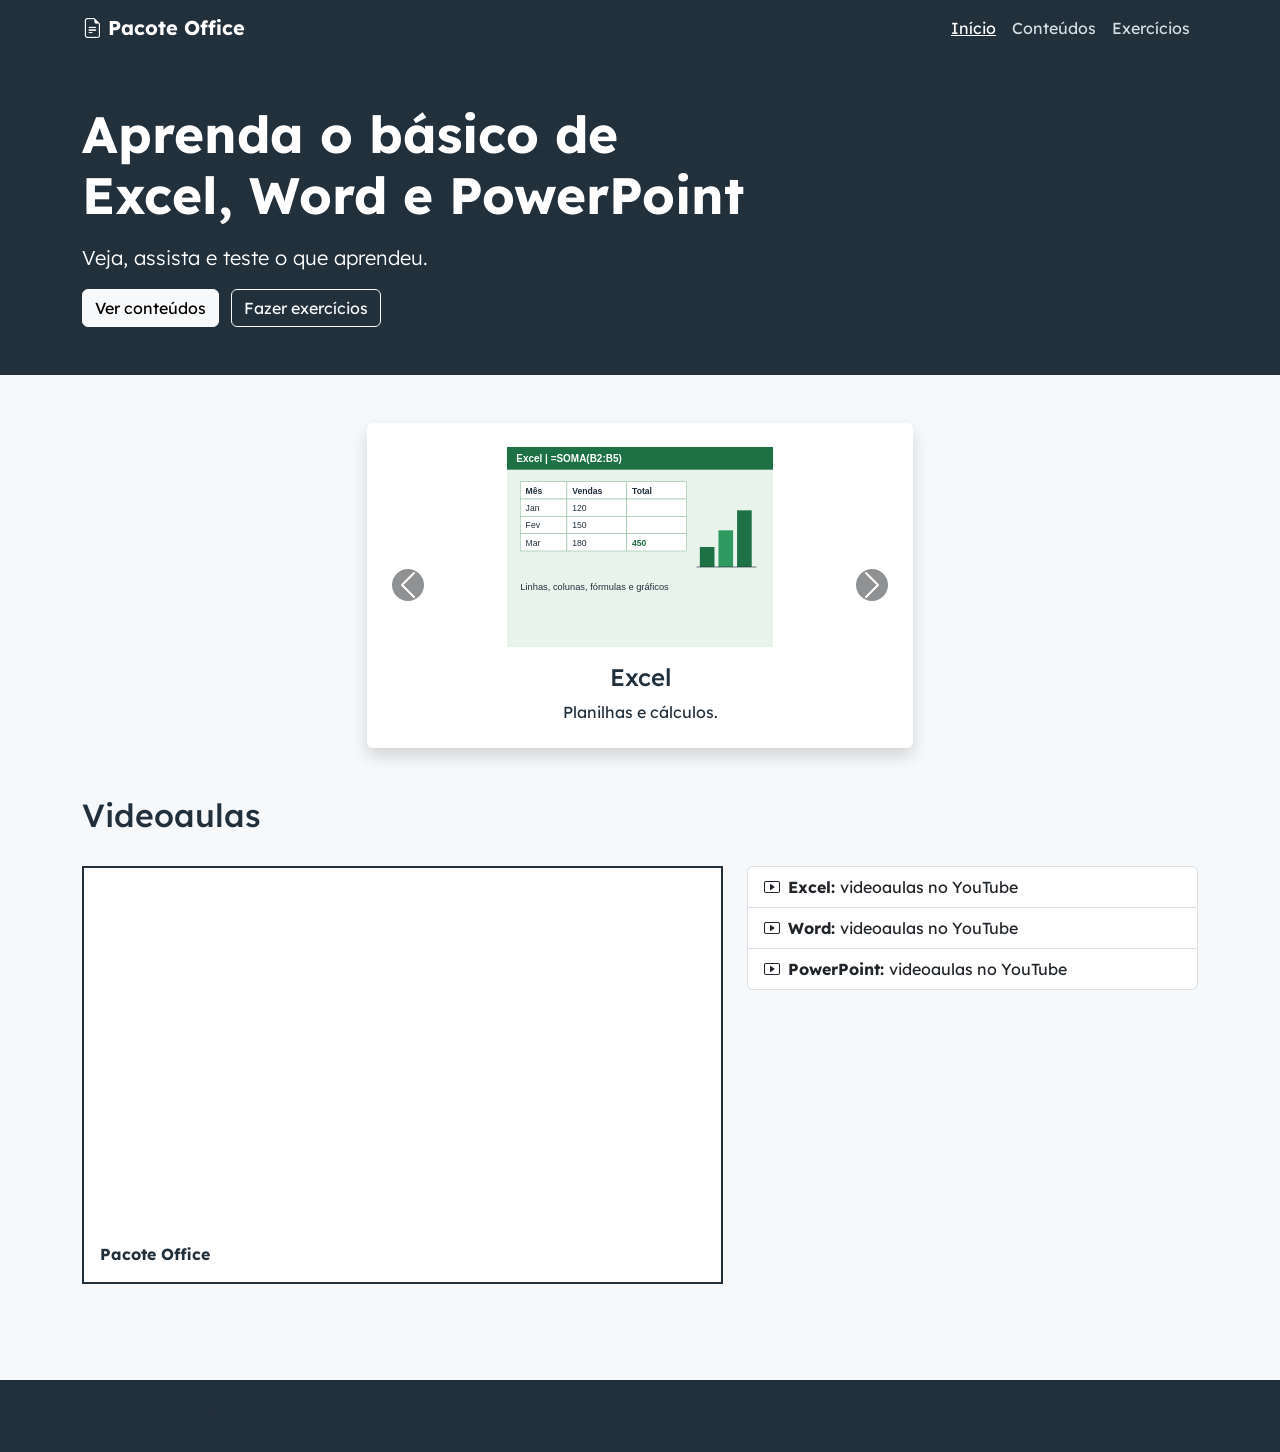
<file: index.html>
<!DOCTYPE html>
<html lang="pt-BR">

<head>
    <meta charset="UTF-8">
    <meta name="viewport" content="width=device-width, initial-scale=1.0">
    <title>Início | Pacote Office</title>
    <link href="https://fonts.googleapis.com/css2?family=Lexend:wght@400;600;700&display=swap" rel="stylesheet">
    <link href="https://cdn.jsdelivr.net/npm/bootstrap@5.3.3/dist/css/bootstrap.min.css" rel="stylesheet">
    <link href="https://cdn.jsdelivr.net/npm/bootstrap-icons@1.11.3/font/bootstrap-icons.min.css" rel="stylesheet">
    <link href="css/estilo.css" rel="stylesheet">
</head>

<body>
    <div id="nav"></div>

    <header class="hero text-center py-5">
        <div class="container" align="left">
            <h1 >Aprenda o básico de Excel, Word e PowerPoint</h1>
            <p class="lead mt-3">Veja, assista e teste o que aprendeu.</p>
            <a class="btn btn-light me-2" href="conteudos.html">Ver conteúdos</a>
            <a class="btn btn-outline-light" href="exercicios.html">Fazer exercícios</a>
        </div>
    </header>

    <main class="container py-5">
        <div class="row justify-content-center mb-5">
            <div class="col-md-8 col-lg-6">
                <div id="officeCarousel" class="carousel slide shadow rounded bg-white" data-bs-ride="carousel">
                    
                    <div class="carousel-indicators">
                        <button type="button" data-bs-target="#officeCarousel" data-bs-slide-to="0" class="active" aria-label="Excel"></button>
                        <button type="button" data-bs-target="#officeCarousel" data-bs-slide-to="1" aria-label="Word"></button>
                        <button type="button" data-bs-target="#officeCarousel" data-bs-slide-to="2" aria-label="PowerPoint"></button>
                    </div>

                    <div class="carousel-inner text-center p-4">
                        <div class="carousel-item active">
                            <img src="imagens/excel.svg" alt="Excel" class="img-fluid" style="max-height: 200px;">
                            <h2 class="h4 mt-3">Excel</h2>
                            <p class="mb-0">Planilhas e cálculos.</p>
                        </div>
                        <div class="carousel-item">
                            <img src="imagens/word.svg" alt="Word" class="img-fluid" style="max-height: 200px;">
                            <h2 class="h4 mt-3">Word</h2>
                            <p class="mb-0">Textos e documentos.</p>
                        </div>
                        <div class="carousel-item">
                            <img src="imagens/powerpoint.svg" alt="PowerPoint" class="img-fluid" style="max-height: 200px;">
                            <h2 class="h4 mt-3">PowerPoint</h2>
                            <p class="mb-0">Apresentações de slides.</p>
                        </div>
                    </div>

                    <button class="carousel-control-prev" type="button" data-bs-target="#officeCarousel" data-bs-slide="prev">
                        <span class="carousel-control-prev-icon bg-dark rounded-circle p-2" aria-hidden="true"></span>
                        <span class="visually-hidden">Anterior</span>
                    </button>
                    <button class="carousel-control-next" type="button" data-bs-target="#officeCarousel" data-bs-slide="next">
                        <span class="carousel-control-next-icon bg-dark rounded-circle p-3" aria-hidden="true"></span>
                        <span class="visually-hidden">Próximo</span>
                    </button>
                </div>
            </div>
        </div>

        <section>
            <h2>Videoaulas</h2>
            <div class="row g-4 mt-1">
                <div class="col-lg-7">
                    <div class="quadro">
                        <div class="ratio ratio-16x9">
                            <iframe src="https://www.youtube.com/embed/o4zcqNk5RkA" title="Curso de pacote office basico" allowfullscreen loading="lazy"></iframe>
                        </div>
                        <div class="p-3"><b>Pacote Office</b></div>
                    </div>
                </div>

                <div class="col-lg-5">
                    <div class="list-group">
                        <a class="list-group-item list-group-item-action" target="_blank" rel="noopener" href="https://www.youtube.com/playlist?list=PLHz_AreHm4dkRZoc0-i4sQeot_62qKi4a">
                            <i class="bi bi-play-btn me-2"></i><b>Excel: </b>videoaulas no YouTube
                        </a>
                        <a class="list-group-item list-group-item-action" target="_blank" rel="noopener" href="https://www.youtube.com/playlist?list=PLHz_AreHm4dkxM_0dinX7l_WUxpG-VrC-">
                            <i class="bi bi-play-btn me-2"></i><b>Word: </b>videoaulas no YouTube
                        </a>
                        <a class="list-group-item list-group-item-action" target="_blank" rel="noopener" href="https://www.youtube.com/playlist?list=PL-QAz5R5Rlm5Lkhsh2ln7ZjHz14iUr75e">
                            <i class="bi bi-play-btn me-2"></i><b>PowerPoint: </b>videoaulas no YouTube
                        </a>
                    </div>
                </div>
            </div>
        </section>
    </main>
    <div id="rodape"></div>
    <script src="https://cdn.jsdelivr.net/npm/bootstrap@5.3.3/dist/js/bootstrap.bundle.min.js"></script>
    <script src="js/script.js"></script>
</body>
</html>
</file>
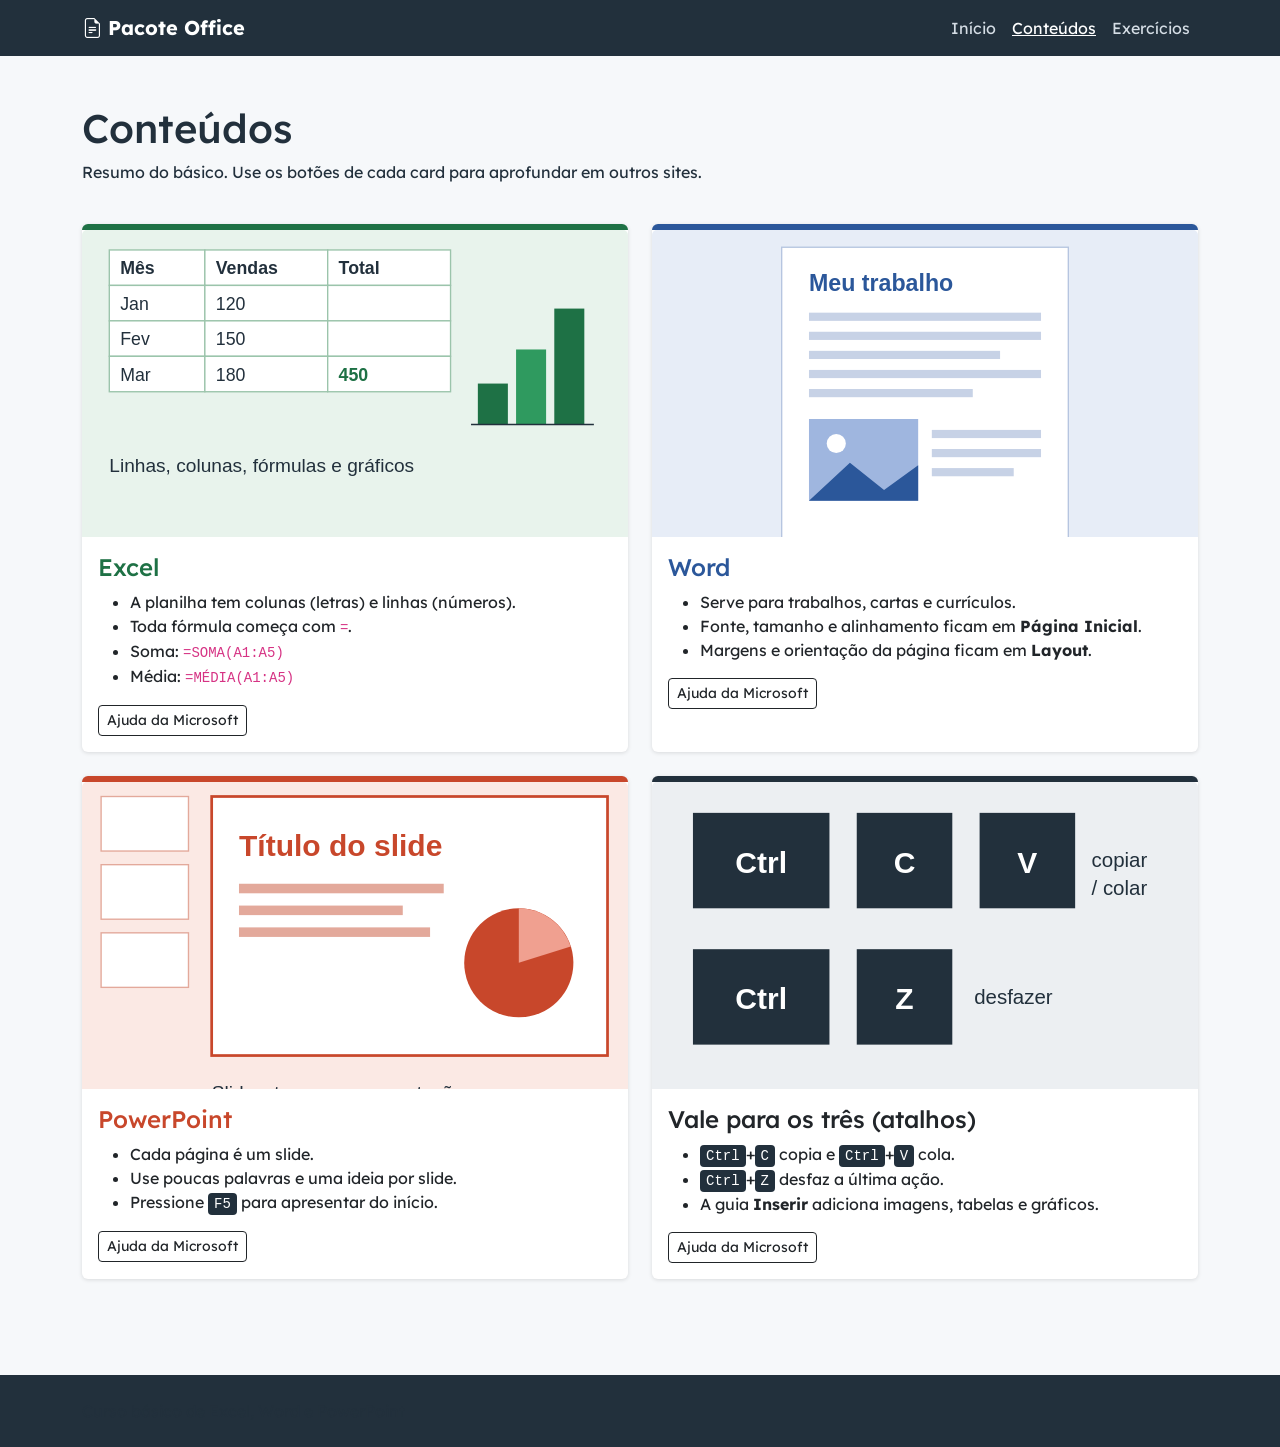
<file: conteudos.html>
<!DOCTYPE html>
<html lang="pt-BR">

<head>
    <meta charset="utf-8">
    <meta name="viewport" content="width=device-width,initial-scale=1">
    <title>Conteúdos | Pacote Office</title>
    <link href="https://fonts.googleapis.com/css2?family=Lexend:wght@400;600;700&display=swap" rel="stylesheet">
    <link href="https://cdn.jsdelivr.net/npm/bootstrap@5.3.3/dist/css/bootstrap.min.css" rel="stylesheet">
    <link href="https://cdn.jsdelivr.net/npm/bootstrap-icons@1.11.3/font/bootstrap-icons.min.css" rel="stylesheet">
    <link href="css/estilo.css" rel="stylesheet">
</head>

<body>
    <div id="nav"></div>

    <main class="container py-5">
        <h1>Conteúdos</h1>
        <p>Resumo do básico. Use os botões de cada card para aprofundar em outros sites.</p>

        <div class="row g-4 mt-1">
            <!-- Card Excel -->
            <div class="col-md-6">
                <div class="card c-excel h-100">
                    <img class="card-img-top" src="imagens/excel.svg" alt="Planilha do Excel">
                    <div class="card-body">
                        <h2 class="h4 t-excel">Excel</h2>
                        <ul>
                            <li>A planilha tem colunas (letras) e linhas (números).</li>
                            <li>Toda fórmula começa com <code>=</code>.</li>
                            <li>Soma: <code>=SOMA(A1:A5)</code></li>
                            <li>Média: <code>=MÉDIA(A1:A5)</code></li>
                        </ul>
                        <a class="btn btn-sm btn-outline-dark" target="_blank" rel="noopener"
                            href="https://support.microsoft.com/pt-br/excel">Ajuda da Microsoft</a>
                    </div>
                </div>
            </div>

            <!-- Card Word -->
            <div class="col-md-6">
                <div class="card c-word h-100">
                    <img class="card-img-top" src="imagens/word.svg" alt="Documento do Word">
                    <div class="card-body">
                        <h2 class="h4 t-word">Word</h2>
                        <ul>
                            <li>Serve para trabalhos, cartas e currículos.</li>
                            <li>Fonte, tamanho e alinhamento ficam em <strong>Página Inicial</strong>.</li>
                            <li>Margens e orientação da página ficam em <strong>Layout</strong>.</li>
                        </ul>
                        <a class="btn btn-sm btn-outline-dark" target="_blank" rel="noopener"
                            href="https://support.microsoft.com/pt-br/word">Ajuda da Microsoft</a>
                    </div>
                </div>
            </div>

            <!-- Card PowerPoint -->
            <div class="col-md-6">
                <div class="card c-ppt h-100">
                    <img class="card-img-top" src="imagens/powerpoint.svg" alt="Slide do PowerPoint">
                    <div class="card-body">
                        <h2 class="h4 t-ppt">PowerPoint</h2>
                        <ul>
                            <li>Cada página é um slide.</li>
                            <li>Use poucas palavras e uma ideia por slide.</li>
                            <li>Pressione <kbd>F5</kbd> para apresentar do início.</li>
                        </ul>
                        <a class="btn btn-sm btn-outline-dark" target="_blank" rel="noopener"
                            href="https://support.microsoft.com/pt-br/powerpoint">Ajuda da Microsoft</a>
                    </div>
                </div>
            </div>

            <!-- Card Geral / Atalhos -->
            <div class="col-md-6">
                <div class="card h-100">
                    <img class="card-img-top" src="imagens/atalhos.svg" alt="Teclas Ctrl, C, V e Z">
                    <div class="card-body">
                        <h2 class="h4">Vale para os três (atalhos)</h2>
                        <ul>
                            <li><kbd>Ctrl</kbd>+<kbd>C</kbd> copia e <kbd>Ctrl</kbd>+<kbd>V</kbd> cola.</li>
                            <li><kbd>Ctrl</kbd>+<kbd>Z</kbd> desfaz a última ação.</li>
                            <li>A guia <strong>Inserir</strong> adiciona imagens, tabelas e gráficos.</li>
                        </ul>
                        <a class="btn btn-sm btn-outline-dark" target="_blank" rel="noopener"
                        href="https://support.microsoft.com/pt-br/accessibility/windows/keyboard-shortcuts-in-windows">Ajuda da Microsoft</a>                    </div>
                </div>
            </div>
        </div>
    </main>

    <div id="rodape"></div>

    <script src="https://cdn.jsdelivr.net/npm/bootstrap@5.3.3/dist/js/bootstrap.bundle.min.js"></script>
    <script src="js/script.js"></script>
</body>

</html>
</file>
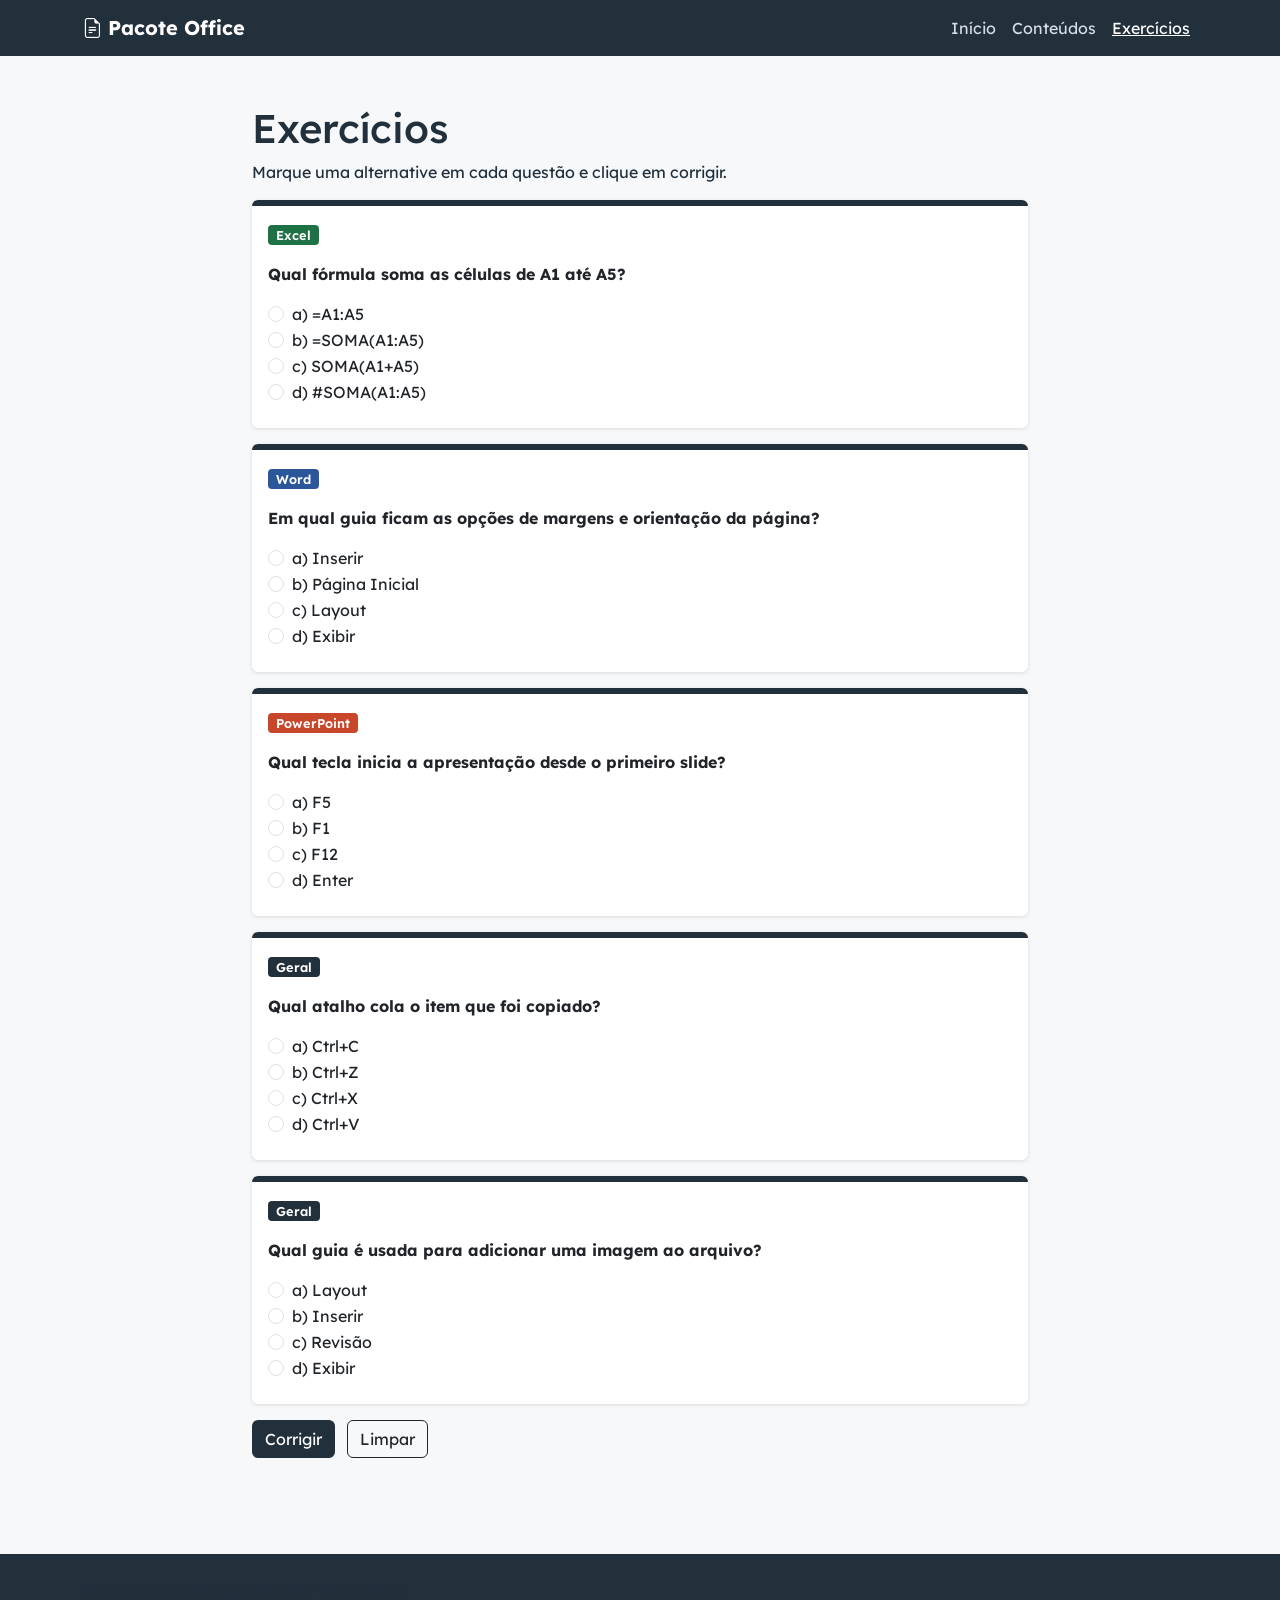
<file: exercicios.html>
<!DOCTYPE html>
<html lang="pt-BR">

<head>
    <meta charset="utf-8">
    <meta name="viewport" content="width=device-width,initial-scale=1">
    <title>Exercícios | Pacote Office</title>
    <link href="https://fonts.googleapis.com/css2?family=Lexend:wght@400;600;700&display=swap" rel="stylesheet">
    <link href="https://cdn.jsdelivr.net/npm/bootstrap@5.3.3/dist/css/bootstrap.min.css" rel="stylesheet">
    <link href="https://cdn.jsdelivr.net/npm/bootstrap-icons@1.11.3/font/bootstrap-icons.min.css" rel="stylesheet">
    <link href="css/estilo.css" rel="stylesheet">
</head>

<body>
    <div id="nav"></div>

    <main class="container py-5" style="max-width:800px">
        <h1>Exercícios</h1>
        <p>Marque uma alternative em cada questão e clique em corrigir.</p>

        <form id="quiz">
            <!-- Questão 1 -->
            <div class="card mb-3" data-gab="b">
                <div class="card-body">
                    <p><span class="tag excel">Excel</span></p>
                    <p class="fw-bold">Qual fórmula soma as células de A1 até A5?</p>
                    <div class="form-check">
                        <input class="form-check-input" type="radio" name="q1" id="q1a" value="a">
                        <label class="form-check-label" for="q1a">a) =A1:A5</label>
                    </div>
                    <div class="form-check">
                        <input class="form-check-input" type="radio" name="q1" id="q1b" value="b">
                        <label class="form-check-label" for="q1b">b) =SOMA(A1:A5)</label>
                    </div>
                    <div class="form-check">
                        <input class="form-check-input" type="radio" name="q1" id="q1c" value="c">
                        <label class="form-check-label" for="q1c">c) SOMA(A1+A5)</label>
                    </div>
                    <div class="form-check">
                        <input class="form-check-input" type="radio" name="q1" id="q1d" value="d">
                        <label class="form-check-label" for="q1d">d) #SOMA(A1:A5)</label>
                    </div>
                    <div class="fb mt-2"></div>
                </div>
            </div>

            <!-- Questão 2 -->
            <div class="card mb-3" data-gab="c">
                <div class="card-body">
                    <p><span class="tag word">Word</span></p>
                    <p class="fw-bold">Em qual guia ficam as opções de margens e orientação da página?</p>
                    <div class="form-check">
                        <input class="form-check-input" type="radio" name="q2" id="q2a" value="a">
                        <label class="form-check-label" for="q2a">a) Inserir</label>
                    </div>
                    <div class="form-check">
                        <input class="form-check-input" type="radio" name="q2" id="q2b" value="b">
                        <label class="form-check-label" for="q2b">b) Página Inicial</label>
                    </div>
                    <div class="form-check">
                        <input class="form-check-input" type="radio" name="q2" id="q2c" value="c">
                        <label class="form-check-label" for="q2c">c) Layout</label>
                    </div>
                    <div class="form-check">
                        <input class="form-check-input" type="radio" name="q2" id="q2d" value="d">
                        <label class="form-check-label" for="q2d">d) Exibir</label>
                    </div>
                    <div class="fb mt-2"></div>
                </div>
            </div>

            <!-- Questão 3 -->
            <div class="card mb-3" data-gab="a">
                <div class="card-body">
                    <p><span class="tag ppt">PowerPoint</span></p>
                    <p class="fw-bold">Qual tecla inicia a apresentação desde o primeiro slide?</p>
                    <div class="form-check">
                        <input class="form-check-input" type="radio" name="q3" id="q3a" value="a">
                        <label class="form-check-label" for="q3a">a) F5</label>
                    </div>
                    <div class="form-check">
                        <input class="form-check-input" type="radio" name="q3" id="q3b" value="b">
                        <label class="form-check-label" for="q3b">b) F1</label>
                    </div>
                    <div class="form-check">
                        <input class="form-check-input" type="radio" name="q3" id="q3c" value="c">
                        <label class="form-check-label" for="q3c">c) F12</label>
                    </div>
                    <div class="form-check">
                        <input class="form-check-input" type="radio" name="q3" id="q3d" value="d">
                        <label class="form-check-label" for="q3d">d) Enter</label>
                    </div>
                    <div class="fb mt-2"></div>
                </div>
            </div>

            <!-- Questão 4 -->
            <div class="card mb-3" data-gab="d">
                <div class="card-body">
                    <p><span class="tag ">Geral</span></p>
                    <p class="fw-bold">Qual atalho cola o item que foi copiado?</p>
                    <div class="form-check">
                        <input class="form-check-input" type="radio" name="q4" id="q4a" value="a">
                        <label class="form-check-label" for="q4a">a) Ctrl+C</label>
                    </div>
                    <div class="form-check">
                        <input class="form-check-input" type="radio" name="q4" id="q4b" value="b">
                        <label class="form-check-label" for="q4b">b) Ctrl+Z</label>
                    </div>
                    <div class="form-check">
                        <input class="form-check-input" type="radio" name="q4" id="q4c" value="c">
                        <label class="form-check-label" for="q4c">c) Ctrl+X</label>
                    </div>
                    <div class="form-check">
                        <input class="form-check-input" type="radio" name="q4" id="q4d" value="d">
                        <label class="form-check-label" for="q4d">d) Ctrl+V</label>
                    </div>
                    <div class="fb mt-2"></div>
                </div>
            </div>

            <!-- Questão 5 -->
            <div class="card mb-3" data-gab="b">
                <div class="card-body">
                    <p><span class="tag ">Geral</span></p>
                    <p class="fw-bold">Qual guia é usada para adicionar uma imagem ao arquivo?</p>
                    <div class="form-check">
                        <input class="form-check-input" type="radio" name="q5" id="q5a" value="a">
                        <label class="form-check-label" for="q5a">a) Layout</label>
                    </div>
                    <div class="form-check">
                        <input class="form-check-input" type="radio" name="q5" id="q5b" value="b">
                        <label class="form-check-label" for="q5b">b) Inserir</label>
                    </div>
                    <div class="form-check">
                        <input class="form-check-input" type="radio" name="q5" id="q5c" value="c">
                        <label class="form-check-label" for="q5c">c) Revisão</label>
                    </div>
                    <div class="form-check">
                        <input class="form-check-input" type="radio" name="q5" id="q5d" value="d">
                        <label class="form-check-label" for="q5d">d) Exibir</label>
                    </div>
                    <div class="fb mt-2"></div>
                </div>
            </div>

            <!-- Botões de Ação -->
            <button class="btn btn-main me-2" type="submit">Corrigir</button>
            <button class="btn btn-outline-dark" type="reset">Limpar</button>

            <div id="resultado" class="d-none"></div>
        </form>
    </main>

    <div id="rodape"></div>

    <script src="https://cdn.jsdelivr.net/npm/bootstrap@5.3.3/dist/js/bootstrap.bundle.min.js"></script>
    <script src="js/script.js"></script>
</body>

</html>
</file>
<file: css/estilo.css>
:root {
    --tinta: #22303c;
    --fundo: #f6f8fa;
    --excel: #1e7145;
    --word: #2b579a;
    --ppt: #c8472b;
}

body {
    font-family: 'Lexend', segoa UI, sans-serif;
    color: var(--tinta);
    background: var(--fundo);
}

.navbar {
    background: var(--tinta);
}

.navbar-brand {
    font-weight: 700;
    color: #fff !important;
}

.navbar .nav-link {
    color: #d5dde5;
}

.navbar .nav-link.active,
.navbar .nav-link:hover {
    color: #fff;
    text-decoration: underline;
}

.hero {
    background: var(--tinta);
    color: #fff;
    padding: 4rem 0;
}

.hero h1 {
    font-weight: 700;
    font-size: clamp(2rem, 5vw, 3.2rem);
    max-width: 20ch;
}

.card {
    border: 0;
    border-top: 6px solid var(--tinta);
    box-shadow: 0 1px 4px rgba(0, 0, 0, .12);
}

.card-img-top {
    width: 100%;
    aspect-ratio: 16/9;
    object-fit: cover;
    display: block;
}

.quadro {
    border: 2px solid var(--tinta);
    border-radius: 0;
    border-top-width: 2px;
    box-shadow: none;
    background: #fff;
}

.quadro img {
    width: 100%;
    aspect-ratio: 1/1;
    object-fit: cover;
    border-bottom: 2px solid var(--tinta);
    display: block;
}

.btn-main {
    background: var(--tinta);
    color: #fff;
}

.btn-main:hover {
    background: #111b24;
    color: #fff;
}

.tag {
    font-size: .8rem;
    font-weight: 600;
    color: #fff;
    border-radius: 4px;
    padding: .15rem .5rem;
    background: var(--tinta);
}

.tag.excel { background: var(--excel); }
.tag.word { background: var(--word); }
.tag.ppt { background: var(--ppt); }

kbd {
    background: var(--tinta);
}

.fb-ok {
    color: #0a7a3d;
    font-weight: 600;
}

.fb-erro {
    color: #b3261e;
    font-weight: 600;
}

.list-group-item {
    border-radius: 0;
}

.c-excel { border-top-color: var(--excel); }
.c-word { border-top-color: var(--word); }
.c-ppt { border-top-color: var(--ppt); }

.t-excel { color: var(--excel); }
.t-word { color: var(--word); }
.t-ppt { color: var(--ppt); }

footer {
    background: var(--tinta);
    color: c9d3dc;
}
</file>
